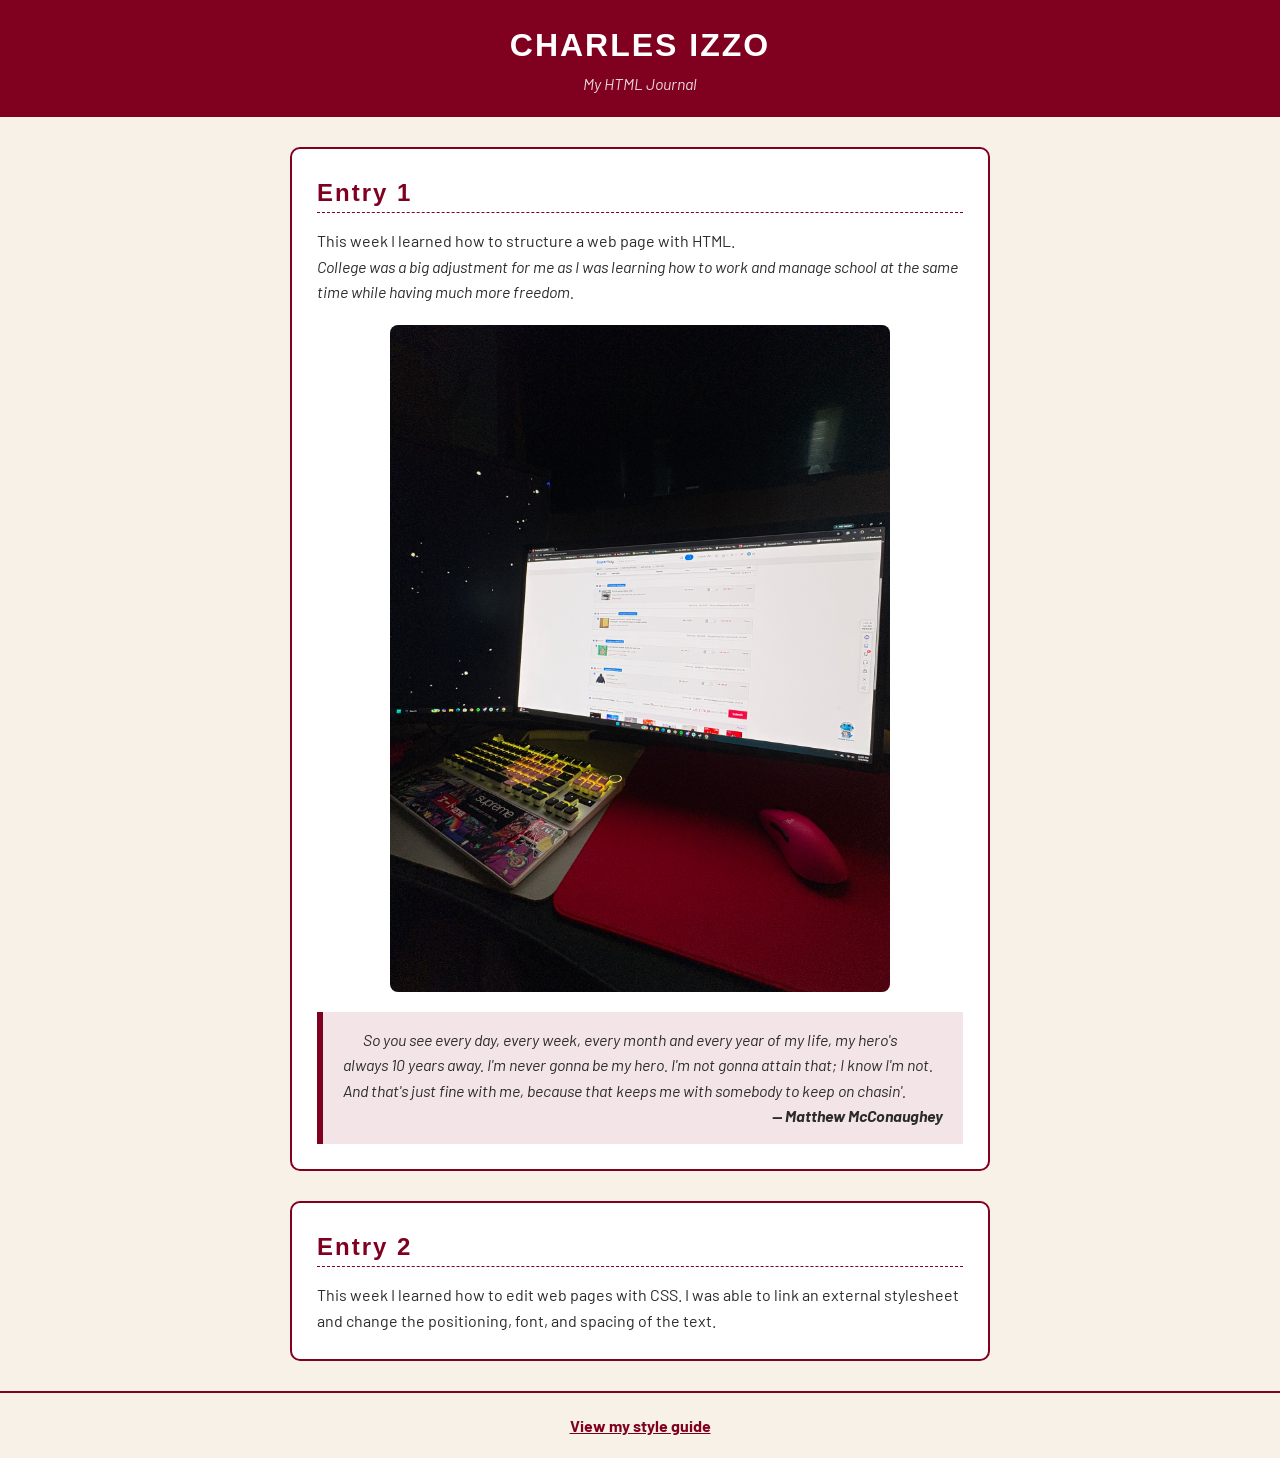
<file: index.html>
<!DOCTYPE html>
<html lang="en">
  <head>
    <meta charset="UTF-8">
    <meta name="viewport" content="width=device-width, initial-scale=1.0">
    <meta name="description" content="My HTML journal, now styled with CSS">
    <title>My HTML Journal</title>
    <!-- Load the Barlow font from Google Fonts -->
    <link rel="preconnect" href="https://fonts.googleapis.com">
    <link rel="preconnect" href="https://fonts.gstatic.com" crossorigin>
    <link href="https://fonts.googleapis.com/css2?family=Barlow:ital,wght@0,400;0,700;1,400&display=swap" rel="stylesheet">
    <!-- Link to the external CSS stylesheet -->
    <link rel="stylesheet" href="css/style.css">
  </head>
  <body>
    <header id="top-bar">
      <h1>Charles Izzo</h1>
      <p class="subtitle">My HTML Journal</p>
    </header>

    <main>
      <section class="entry">
        <h2>Entry 1</h2>
        <p>
          This week I learned how to structure a web page with HTML.
          <br>
          <em>College was a big adjustment for me as I was learning how to work and manage school at the same time while having much more freedom.</em>
        </p>

        <img src="desk-setup.JPG" alt="My desk setup with a monitor, a backlit keyboard, and a pink mouse on a red mouse pad">

        <blockquote>
          <p>
            So you see every day, every week, every month and every year of my life,
            my hero's always 10 years away. I'm never gonna be my hero. I'm not gonna
            attain that; I know I'm not. And that's just fine with me, because that
            keeps me with somebody to keep on chasin'.
          </p>
          <p class="quote-author">&mdash; Matthew McConaughey</p>
        </blockquote>
      </section>

      <section class="entry">
        <h2>Entry 2</h2>
        <p>
          This week I learned how to edit web pages with CSS. I was able to
          link an external stylesheet and change the positioning, font, and
          spacing of the text.
        </p>
      </section>
    </main>

    <footer class="site-footer">
      <p><a href="styleguide.html">View my style guide</a></p>
    </footer>
  </body>
</html>
</file>
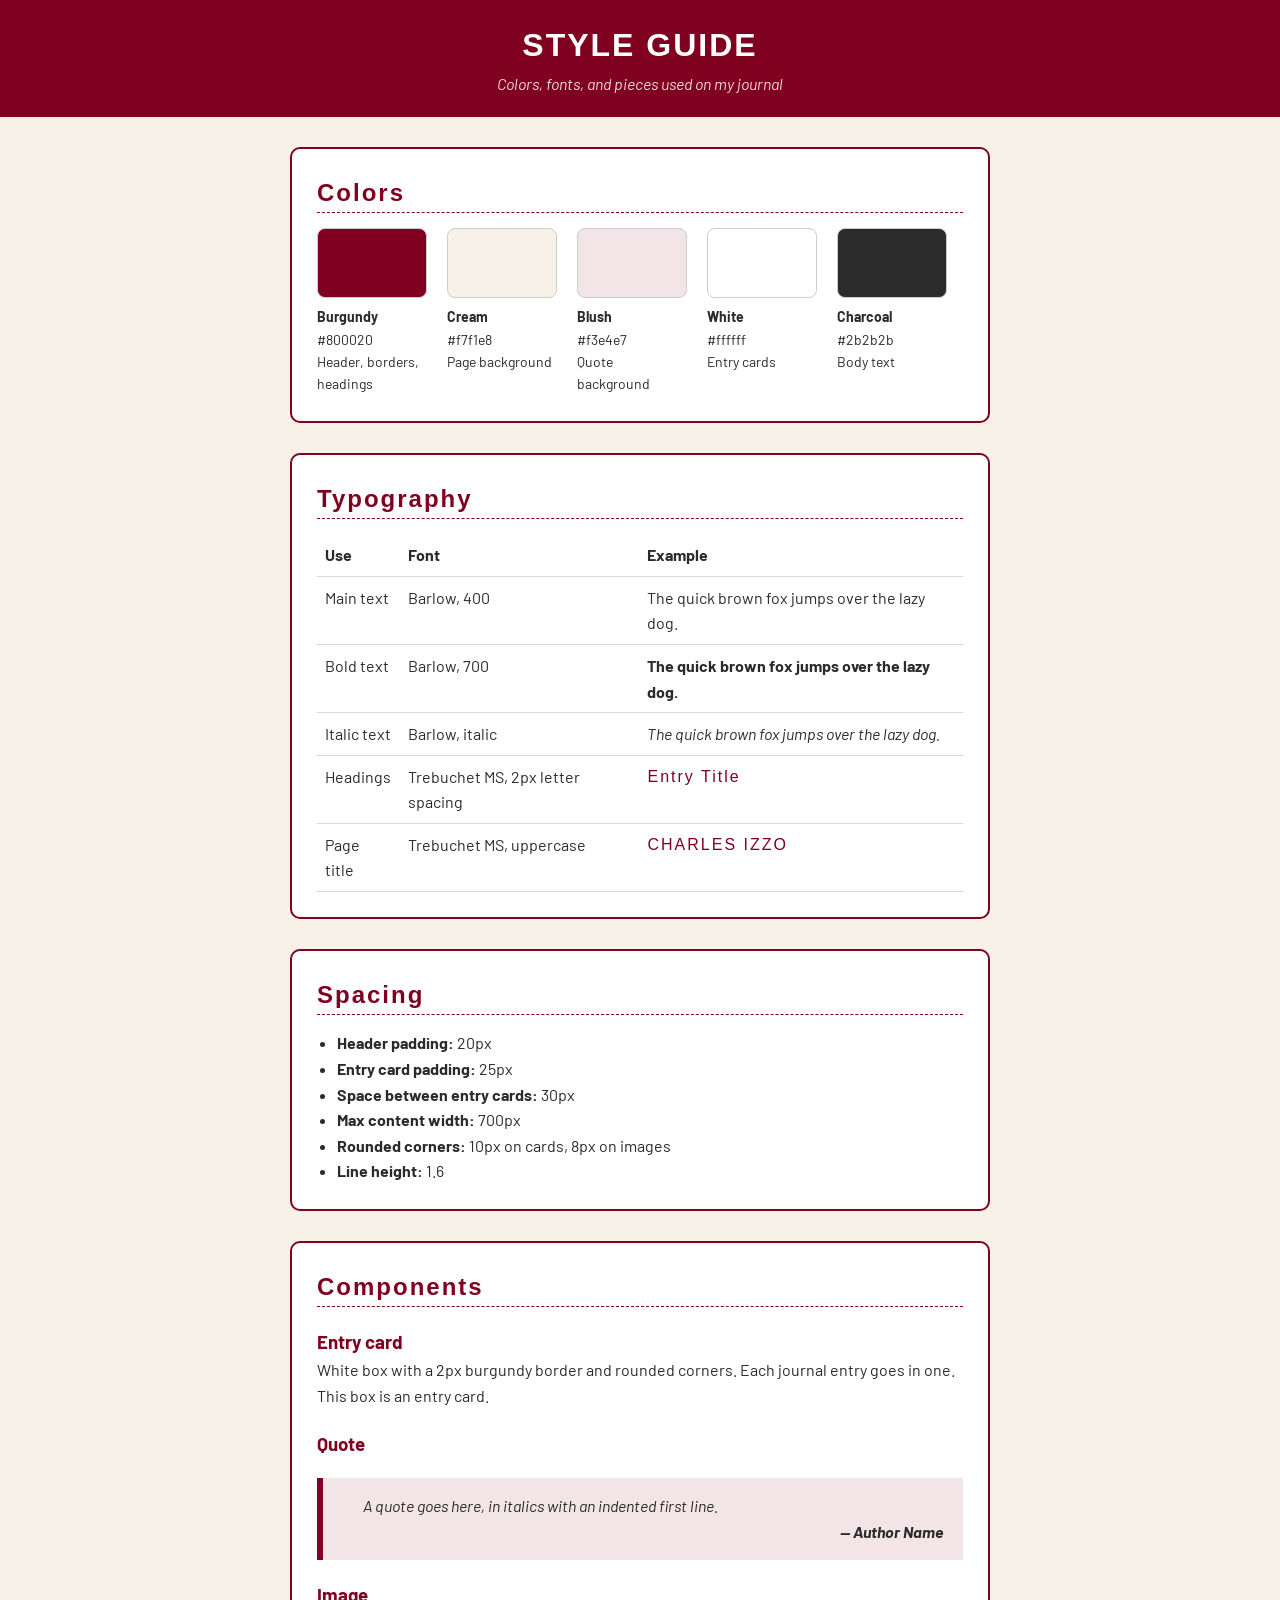
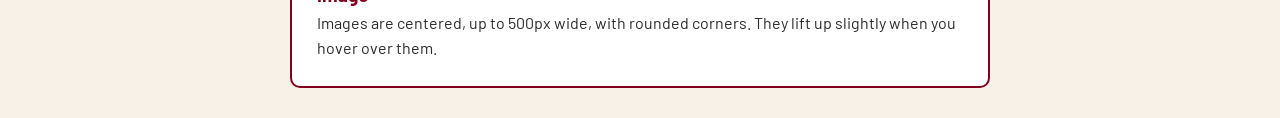
<file: styleguide.html>
<!DOCTYPE html>
<html lang="en">
  <head>
    <meta charset="UTF-8">
    <meta name="viewport" content="width=device-width, initial-scale=1.0">
    <meta name="description" content="Style guide for my HTML journal">
    <title>Style Guide</title>
    <!-- Load the Barlow font from Google Fonts -->
    <link rel="preconnect" href="https://fonts.googleapis.com">
    <link rel="preconnect" href="https://fonts.gstatic.com" crossorigin>
    <link href="https://fonts.googleapis.com/css2?family=Barlow:ital,wght@0,400;0,700;1,400&display=swap" rel="stylesheet">
    <!-- Same stylesheet as the journal, plus a few extra styles for this page -->
    <link rel="stylesheet" href="css/style.css">
    <link rel="stylesheet" href="css/styleguide.css">
  </head>
  <body>
    <header id="top-bar">
      <h1>Style Guide</h1>
      <p class="subtitle">Colors, fonts, and pieces used on my journal</p>
    </header>

    <main>
      <!-- Colors -->
      <section class="entry">
        <h2>Colors</h2>
        <div class="swatches">
          <div class="swatch">
            <div class="chip" style="background-color: #800020;"></div>
            <p><strong>Burgundy</strong><br>#800020<br>Header, borders, headings</p>
          </div>
          <div class="swatch">
            <div class="chip" style="background-color: #f7f1e8;"></div>
            <p><strong>Cream</strong><br>#f7f1e8<br>Page background</p>
          </div>
          <div class="swatch">
            <div class="chip" style="background-color: #f3e4e7;"></div>
            <p><strong>Blush</strong><br>#f3e4e7<br>Quote background</p>
          </div>
          <div class="swatch">
            <div class="chip" style="background-color: #ffffff;"></div>
            <p><strong>White</strong><br>#ffffff<br>Entry cards</p>
          </div>
          <div class="swatch">
            <div class="chip" style="background-color: #2b2b2b;"></div>
            <p><strong>Charcoal</strong><br>#2b2b2b<br>Body text</p>
          </div>
        </div>
      </section>

      <!-- Typography -->
      <section class="entry">
        <h2>Typography</h2>
        <table class="type-table">
          <tr>
            <th>Use</th>
            <th>Font</th>
            <th>Example</th>
          </tr>
          <tr>
            <td>Main text</td>
            <td>Barlow, 400</td>
            <td>The quick brown fox jumps over the lazy dog.</td>
          </tr>
          <tr>
            <td>Bold text</td>
            <td>Barlow, 700</td>
            <td><strong>The quick brown fox jumps over the lazy dog.</strong></td>
          </tr>
          <tr>
            <td>Italic text</td>
            <td>Barlow, italic</td>
            <td><em>The quick brown fox jumps over the lazy dog.</em></td>
          </tr>
          <tr>
            <td>Headings</td>
            <td>Trebuchet MS, 2px letter spacing</td>
            <td class="heading-sample">Entry Title</td>
          </tr>
          <tr>
            <td>Page title</td>
            <td>Trebuchet MS, uppercase</td>
            <td class="heading-sample">CHARLES IZZO</td>
          </tr>
        </table>
      </section>

      <!-- Spacing -->
      <section class="entry">
        <h2>Spacing</h2>
        <ul>
          <li><strong>Header padding:</strong> 20px</li>
          <li><strong>Entry card padding:</strong> 25px</li>
          <li><strong>Space between entry cards:</strong> 30px</li>
          <li><strong>Max content width:</strong> 700px</li>
          <li><strong>Rounded corners:</strong> 10px on cards, 8px on images</li>
          <li><strong>Line height:</strong> 1.6</li>
        </ul>
      </section>

      <!-- Components -->
      <section class="entry">
        <h2>Components</h2>

        <h3>Entry card</h3>
        <p>
          White box with a 2px burgundy border and rounded corners. Each journal
          entry goes in one. This box is an entry card.
        </p>

        <h3>Quote</h3>
        <blockquote>
          <p>A quote goes here, in italics with an indented first line.</p>
          <p class="quote-author">&mdash; Author Name</p>
        </blockquote>

        <h3>Image</h3>
        <p>
          Images are centered, up to 500px wide, with rounded corners. They
          lift up slightly when you hover over them.
        </p>
      </section>
    </main>
  </body>
</html>
</file>
<file: css/style.css>
/* Week 4 Homework - CSS
   Charles Izzo */

/* 1. Universal selector: reset spacing on every element */
* {
  box-sizing: border-box;
  margin: 0;
}

/* 2. Element (type) selector */
body {
  font-family: "Barlow", Arial, sans-serif;         /* font */
  background-color: #f7f1e8;                        /* color */
  color: #2b2b2b;                                   /* color */
  line-height: 1.6;
}

/* 3. ID selector */
#top-bar {
  position: sticky;           /* positioning: header stays at the top while scrolling */
  top: 0;
  z-index: 10;
  background-color: #800020;  /* burgundy */
  color: white;
  padding: 20px;              /* box model */
  text-align: center;         /* text formatting */
}

/* 4. Grouping selector: style both heading levels at once */
h1,
h2 {
  font-family: "Trebuchet MS", Arial, sans-serif;   /* font */
  letter-spacing: 2px;
}

h1 {
  text-transform: uppercase;  /* text formatting */
}

/* 5. Class selector */
.subtitle {
  font-style: italic;         /* font */
  opacity: 0.85;
}

.entry {
  max-width: 700px;
  margin: 30px auto;          /* box model: centers the section */
  padding: 25px;              /* box model */
  background-color: white;
  border: 2px solid #800020;  /* box model */
  border-radius: 10px;
}

/* 6. Descendant selector: only h2s inside an .entry */
.entry h2 {
  color: #800020;
  border-bottom: 1px dashed #800020;
  margin-bottom: 15px;
}

/* 7. Attribute selector: any img that has an alt attribute */
img[alt] {
  display: block;
  width: 100%;
  max-width: 500px;
  margin: 20px auto;
  border-radius: 8px;
  position: relative;         /* positioning: lets the hover effect nudge it */
  top: 0;
  transition: top 0.2s;
}

/* 8. Pseudo-class selector */
img[alt]:hover {
  top: -6px;
}

/* 9. Child selector: paragraphs directly inside the blockquote */
blockquote > p {
  font-style: italic;
  text-indent: 20px;          /* text formatting */
}

blockquote {
  background-color: #f3e4e7;
  border-left: 6px solid #800020;
  padding: 15px 20px;
  margin-top: 20px;
}

.quote-author {
  text-align: right;          /* text formatting */
  font-weight: bold;
}

/* Footer with a link to the style guide */
.site-footer {
  text-align: center;
  padding: 20px;
  margin-top: 30px;
  border-top: 2px solid #800020;
}

.site-footer a {
  color: #800020;
  font-weight: bold;
}

/* Pseudo-class: change the link when you hover over it */
.site-footer a:hover {
  color: #2b2b2b;
}
</file>
<file: css/styleguide.css>
/* Extra styles for the style guide page only */

.swatches {
  display: flex;
  flex-wrap: wrap;
  gap: 20px;
}

.swatch {
  width: 110px;
  font-size: 14px;
}

.chip {
  height: 70px;
  border: 1px solid #ccc;
  border-radius: 8px;
  margin-bottom: 8px;
}

.type-table {
  width: 100%;
  border-collapse: collapse;
}

.type-table th,
.type-table td {
  text-align: left;
  padding: 8px;
  border-bottom: 1px solid #e0d6d8;
  vertical-align: top;
}

.heading-sample {
  font-family: "Trebuchet MS", Arial, sans-serif;
  letter-spacing: 2px;
  color: #800020;
}

h3 {
  margin-top: 20px;
  color: #800020;
}

ul {
  padding-left: 20px;
}
</file>
